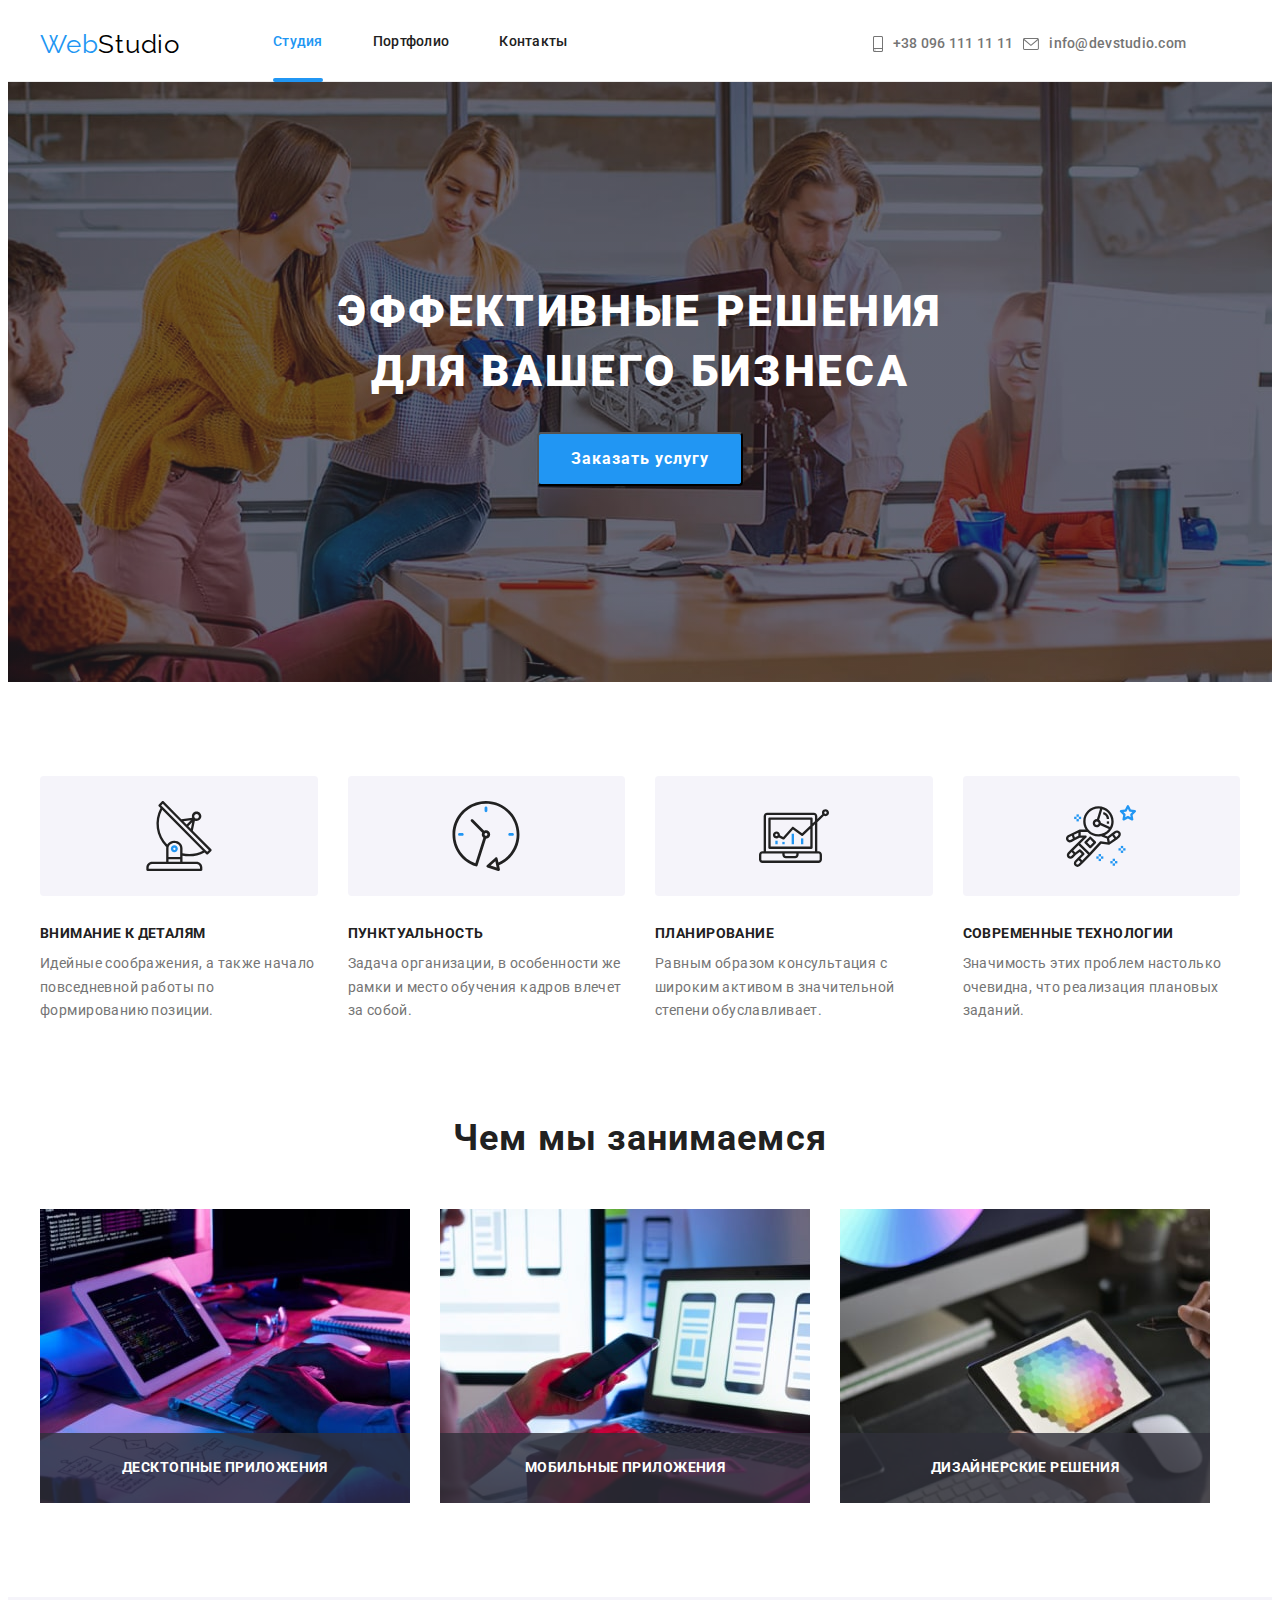
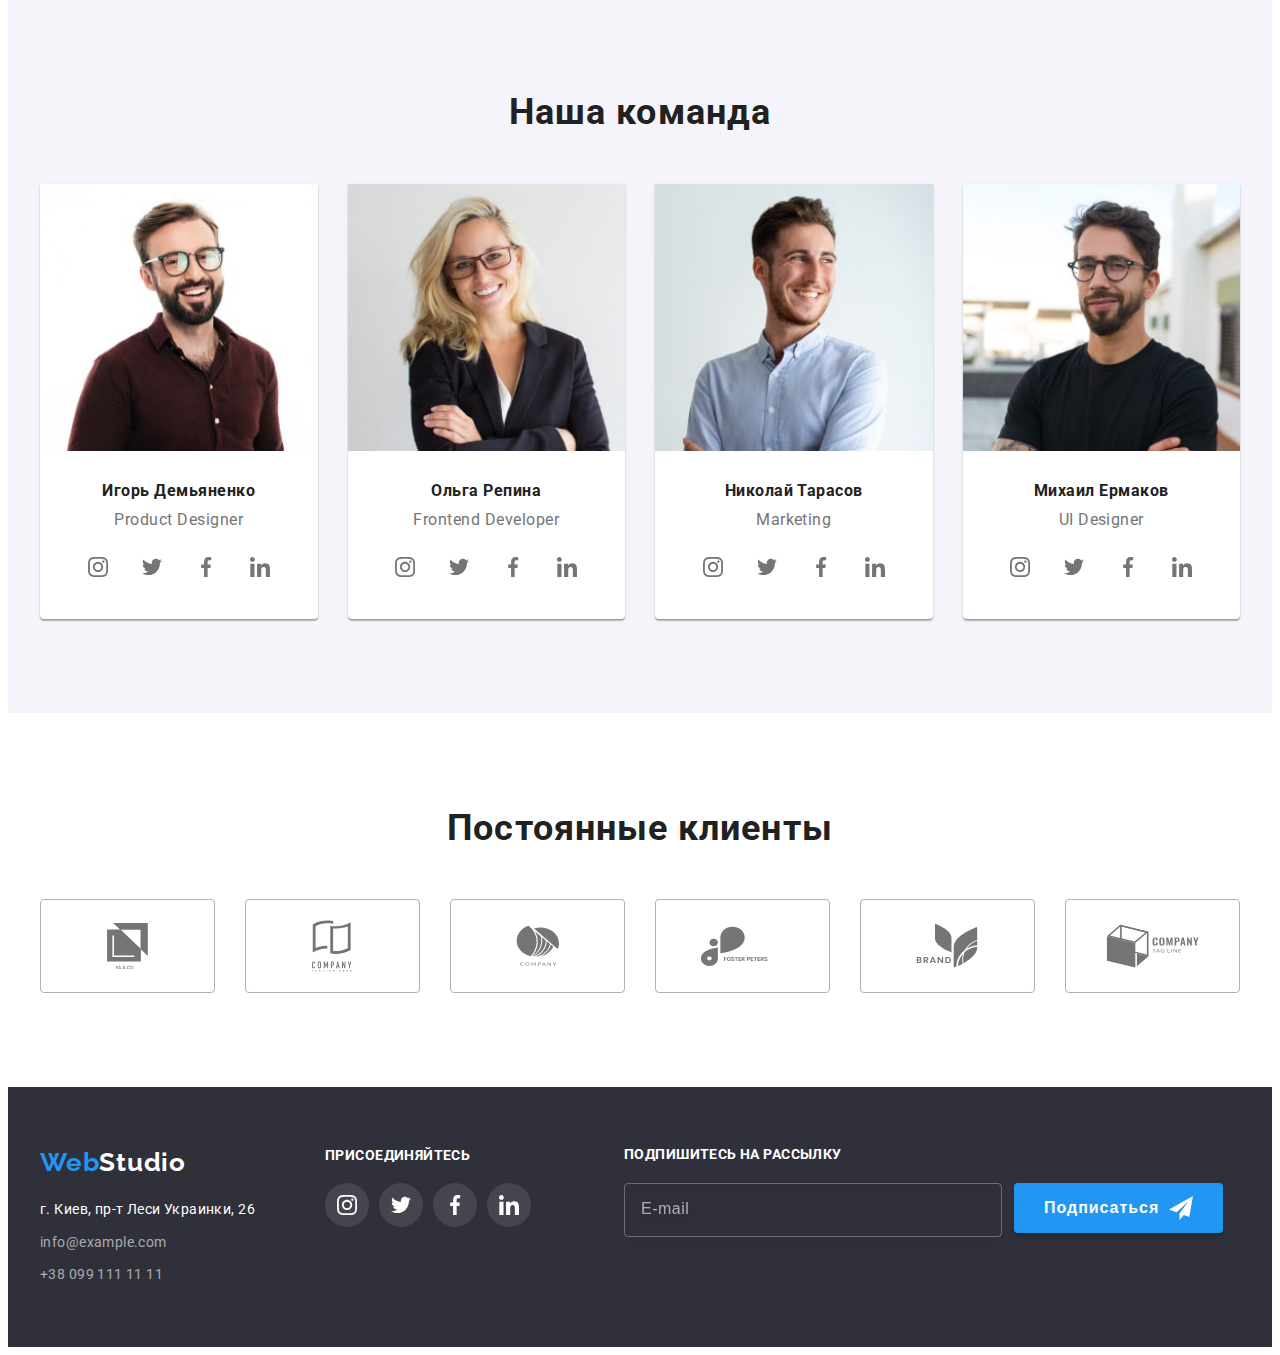
<file: index.html>
<!DOCTYPE html>
<html lang="ru">

<head>
    <meta charset="UTF-8">
    <meta http-equiv="X-UA-Compatible" content="IE=edge">
    <meta name="viewport" content="width=device-width, initial-scale=1.0">
    <title>goit-markup-hw-08</title>
    <link rel="preconnect" href="https://fonts.googleapis.com">
    <link rel="preconnect" href="https://fonts.gstatic.com" crossorigin>
    <link
        href="https://fonts.googleapis.com/css2?family=Raleway:wght@700&family=Roboto:wght@400;500;700;900&display=swap"
        rel="stylesheet">
    <link rel="stylesheet" href="https://cdnjs.cloudflare.com/ajax/libs/modern-normalize/1.1.0/modern-normalize.min.css"
        integrity="sha512-wpPYUAdjBVSE4KJnH1VR1HeZfpl1ub8YT/NKx4PuQ5NmX2tKuGu6U/JRp5y+Y8XG2tV+wKQpNHVUX03MfMFn9Q=="
        crossorigin="anonymous" referrerpolicy="no-referrer" />
    <link rel="stylesheet" href="./styles/styles.css">
    <link rel="stylesheet" href="./css/main.min.css">
</head>

<body class="page">
    <!--------------------HEADER------------------->
    <header>
        <div class="header container">
    <!--------------------LOGO-------------------->
    <a href="./index.html" lang="en" class="logo">Web<span class="logo__color">Studio</span></a>
      <!------------------MENU BUTTON------------------->
    <button type="button" class="menu-button"
    data-menu-button>
    <svg 
    width="40px" 
    height="40px" 
    aria-label="Переключатель мобильного меню"
    aria-expanded="false">
        <use class="menu-button__icon-open" href="./images/imgs/sprite.svg#icon-menu_open"></use>
        <use class="menu-button__icon-close" href="./images/imgs/sprite.svg#icon-menu_close"></use>
    </svg>
    </button>
    <!--------------------MENU--------------------->
    <div class="menu" data-menu>
        <!-------------------SITE NAV --------------------->
        <nav>
            <ul class="nav">
                <li class="nav__item"><a href="./index.html" class="nav__link current">Студия</a></li>
                <li class="nav__item"><a href="./portfolio.html">Портфолио</a></li>
                <li class="nav__item"><a href="#contacts">Контакты</a></li>
            </ul>
        </nav>
        <!-- -----------------CONTACTS ---------------->
    <div class="contacts-and-social">
        <ul class="contacts">
            <li class="contacts__list"><a class="contacts__link contacts__phone" href="tel:+380961111111">
                    <svg class="contacts__icon" width="10px" height="16px">
                        <use href="./images/imgs/sprite.svg#icon-smartphone"></use>
                    </svg> +38 096 111 11 11</a></li>
            <li class="contacts__list"><a class="contacts__link contacts__mail" href="mailto:info@devstudio.com">
                    <svg class="contacts__icon" width="16px" height="12px">
                        <use href="./images/imgs/sprite.svg#icon-envelope"></use>
                    </svg>info@devstudio.com</a></li>            
        </ul>
        <!---------------- MENU SOCIAL ------------->
        <ul class="menu-social">
            <li class="menu-social__list"><a class="menu-social__link" href="https://www.instagram.com/">Instagram</a></li>
            <li class="menu-social__list"><a class="menu-social__link" href="https://twitter.com/">Twitter</a></li>
            <li class="menu-social__list"><a class="menu-social__link" href="https://facebook.com/">Facebook</a></li>
            <li class="menu-social__list"><a class="menu-social__link" href="https://www.linkedin.com/">LinkedIn</a></li>
        </ul>
    </div>
    </div>  
        </div>
    </header>
    <main>
        <!-------------------EFFECTIVE------------------->
        <section class="effect">
            <div class="container">
                <h1 class="effect__title">Эффективные решения<br />для вашего бизнеса</h1>
                <button type="button" class="effect__button" data-modal-open>Заказать услугу</button>
            </div>
        </section>
       <!---------------------PRINCIPLES ------------------->
        <section class="principles">
            <div class="container">
                <h2 class="principles__title visually-hidden">Принципы нашей рабочей стратегии</h2>
                <ul class="principle__title">
                    <li class="principle__list antenna">
                        <h3 class="principle__item">Внимание к деталям</h3>
                        <p class="principle__name">Идейные соображения, а также начало повседневной работы по
                            формированию позиции.</p>
                    </li>
                    <li class="principle__list clock">
                        <h3 class="principle__item">Пунктуальность</h3>
                        <p class="principle__name">Задача организации, в особенности же рамки и место обучения кадров
                            влечет за собой.</p>
                    </li>
                    <li class="principle__list diagram">
                        <h3 class="principle__item">Планирование</h3>
                        <p class="principle__name">Равным образом консультация с широким активом в значительной степени
                            обуславливает.</p>
                    </li>
                    <li class="principle__list astronaut">
                        <h3 class="principle__item">Современные технологии</h3>
                        <p class="principle__name">Значимость этих проблем настолько очевидна, что реализация плановых
                            заданий.</p>
                    </li>
                </ul>
            </div>
        </section>
        <!-- ------------ACTIVITY-------------- -->
        <section class="activity">
            <div class="container">
                <h2 class="activity__title">Чем мы занимаемся</h2>
                <ul class="activ">
                    <li class="activ__photo">
                        <picture>                            
                            <source srcset="./images/activity-imgs/activity1-1x.jpg 1x,
                                            ./images/activity-imgs/activity1-2x.jpg 2x" 
                                            media="(min-width: 1200px)">
                            <img src="./images/activity-imgs/img1.jpg" alt="Программирование" width="370" height="294">
                        </picture>                        
                        <h3 class="activ__block">Десктопные приложения</h3>
                    </li>
                    <li class="activ__photo">
                        <picture>
                            <source srcset="./images/activity-imgs/activity2-1x.jpg 1x,
                                            ./images/activity-imgs/activity2-2x.jpg 2x"
                                            media="(min-width: 1200px)">
                            <img src="./images/activity-imgs/img2.jpg" alt="Внешнее формление" width="370" height="294">
                        </picture>
                        <h3 class="activ__block">Мобильные приложения</h3>
                    </li>
                    <li class="activ__photo">
                        <picture>
                            <source srcset="./images/activity-imgs/activity3-1x.jpg 1x,
                                            ./images/activity-imgs/activity3-2x.jpg 2x" 
                                            media="(min-width: 1200px)">
                        <img src="./images/activity-imgs/img3.jpg" alt="Дизайн" width="370" height="294">
                        </picture>
                        <h3 class="activ__block">Дизайнерские решения</h3>
                    </li>
                </ul>
            </div>
        </section>
        <!-- ---------------OUR TEAM------------- -->
        <section class="team">
            <div class="container">
                <h2 class="team__title">Наша команда</h2>
                <ul class="members">
                    <li class="members__title">
                        <picture> 
                            <source
                            srcset="./images/team-imgs/team1-desk-x1.jpg 1x,
                                    ./images/team-imgs/team1-desk-x2.jpg 2x"
                                    media="(min-width: 1200px)">
                            <source 
                            srcset="./images/team-imgs/team1-tab-x1.jpg 1x,
                                    ./images/team-imgs/team1-tab-x2.jpg 2x" 
                                    media="(min-width: 768px)">
                            <source 
                            srcset="./images/team-imgs/team1-mob-x1.jpg 1x,
                                    ./images/team-imgs/team1-mob-x2.jpg 2x" 
                                    media="(min-width: 480px)">
                            <img src="./images/team-imgs/command1.jpg" alt="Игорь Демьяненко" width="270" height="260">
                        </picture>
                            <div class="members__description">
                            <h3 class="members__name">Игорь Демьяненко</h3>
                            <p lang="en" class="members__profession">Product Designer</p>
                            <ul class="network">
                                <li class="network__list">
                                    <a href="" class="network__link">
                                        <svg class="network__img" width="20px" height="20px">
                                            <use href="./images/imgs/sprite.svg#icon-instagram"></use>
                                        </svg>
                                    </a>
                                </li>
                                <li class="network__list">
                                    <a href="" class="network__link">
                                        <svg class="network__img" width="20px" height="20px">
                                            <use href="./images/imgs/sprite.svg#icon-twitter"></use>
                                        </svg>
                                    </a>
                                </li>
                                <li class="network__list">
                                    <a href="" class="network__link">
                                        <svg class="network__img" width="20px" height="20px">
                                            <use href="./images/imgs/sprite.svg#icon-facebook"></use>
                                        </svg>
                                    </a>
                                </li>
                                <li class="network__list">
                                    <a href="" class="network__link">
                                        <svg class="network__img" width="20px" height="20px">
                                            <use href="./images/imgs/sprite.svg#icon-linkedin"></use>
                                        </svg>
                                    </a>
                                </li>
                            </ul>
                        </div>
                    </li>
                    <li class="members__title">
                        <picture>
                            <source srcset="./images/team-imgs/team2-desk-x1.jpg 1x,
                                            ./images/team-imgs/team2-desk-x2.jpg 2x" 
                                            media="(min-width: 1200px)">
                            <source srcset="./images/team-imgs/team2-tab-x1.jpg 1x,
                                            ./images/team-imgs/team2-tab-x2.jpg 2x" 
                                            media="(min-width: 768px)">
                            <source srcset="./images/team-imgs/team2-mob-x1.jpg 1x,
                                            ./images/team-imgs/team2-mob-x2.jpg 2x" 
                                            media="(min-width: 480px)">
                            <img src="./images/team-imgs/command2.jpg" alt="Ольга Репина" width="270" height="260">
                        </picture>
                        <div class="members__description">
                            <h3 class="members__name">Ольга Репина</h3>
                            <p lang="en" class="members__profession">Frontend Developer</p>
                            <ul class="network">
                                <li class="network__list">
                                    <a class="network__link" href="">
                                        <svg class="network__img" width="20px" height="20px">
                                            <use href="./images/imgs/sprite.svg#icon-instagram"></use>
                                        </svg>
                                    </a>
                                </li>
                                <li class="network__list">
                                    <a class="network__link" href="">
                                        <svg class="network__img" width="20px" height="20px">
                                            <use href="./images/imgs/sprite.svg#icon-twitter"></use>
                                        </svg>
                                    </a>
                                </li>
                                <li class="network__list">
                                    <a class="network__link" href="">
                                        <svg class="network__img" width="20px" height="20px">
                                            <use href="./images/imgs/sprite.svg#icon-facebook"></use>
                                        </svg>
                                    </a>
                                </li>
                                <li class="network__list">
                                    <a class="network__link" href="">
                                        <svg class="network__img" width="20px" height="20px">
                                            <use href="./images/imgs/sprite.svg#icon-linkedin"></use>
                                        </svg>
                                    </a>
                                </li>
                            </ul>
                        </div>
                    </li>
                    <li class="members__title">
                        <picture>
                            <source srcset="./images/team-imgs/team3-desk-x1.jpg 1x,
                                            ./images/team-imgs/team3-desk-x2.jpg 2x" 
                                            media="(min-width: 1200px)">
                            <source srcset="./images/team-imgs/team3-tab-x1.jpg 1x,
                                            ./images/team-imgs/team3-tab-x2.jpg 2x" 
                                            media="(min-width: 768px)">
                            <source srcset="./images/team-imgs/team3-mob-x1.jpg 1x,
                                            ./images/team-imgs/team3-mob-x2.jpg 2x" 
                                            media="(min-width: 480px)">
                            <img src="./images/team-imgs/command3.jpg" alt="Николай Тарасов" width="270" height="260">
                        </picture>                        
                        <div class="members__description">
                            <h3 class="members__name">Николай Тарасов</h3>
                            <p lang="en" class="members__profession">Marketing</p>
                            <ul class="network">
                                <li class="network__list">
                                    <a class="network__link" href="">
                                        <svg class="network__img" width="20px" height="20px">
                                            <use href="./images/imgs/sprite.svg#icon-instagram"></use>
                                        </svg>
                                    </a>
                                </li>
                                <li class="network__list">
                                    <a class="network__link" href="">
                                        <svg class="network__img" width="20px" height="20px">
                                            <use href="./images/imgs/sprite.svg#icon-twitter"></use>
                                        </svg>
                                    </a>
                                </li>
                                <li class="network__list">
                                    <a class="network__link" href="">
                                        <svg class="network__img" width="20px" height="20px">
                                            <use href="./images/imgs/sprite.svg#icon-facebook"></use>
                                        </svg>
                                    </a>
                                </li>
                                <li class="network__list">
                                    <a class="network__link" href="">
                                        <svg class="network__img" width="20px" height="20px">
                                            <use href="./images/imgs/sprite.svg#icon-linkedin"></use>
                                        </svg>
                                    </a>
                                </li>
                            </ul>
                        </div>
                    </li>
                    <li class="members__title">
                        <picture>
                            <source srcset="./images/team-imgs/team4-desk-x1.jpg 1x,
                                            ./images/team-imgs/team4-desk-x2.jpg 2x" 
                                            media="(min-width: 1200px)">
                            <source srcset="./images/team-imgs/team4-tab-x1.jpg 1x,
                                            ./images/team-imgs/team4-tab-x2.jpg 2x" 
                                            media="(min-width: 768px)">
                            <source srcset="./images/team-imgs/team4-mob-x1.jpg 1x,
                                            ./images/team-imgs/team4-mob-x2.jpg 2x" 
                                            media="(min-width: 480px)">
                            <img src="./images/team-imgs/command4.jpg" alt="Михаил Ермаков" width="270" height="260">
                        </picture>                        
                        <div class="members__description">
                            <h3 class="members__name">Михаил Ермаков</h3>
                            <p lang="en" class="members__profession">UI Designer</p>
                            <ul class="network">
                                <li class="network__list">
                                    <a class="network__link" href="">
                                        <svg class="network__img" width="20px" height="20px">
                                            <use href="./images/imgs/sprite.svg#icon-instagram"></use>
                                        </svg>
                                    </a>
                                </li>
                                <li class="network__list">
                                    <a class="network__link" href="">
                                        <svg class="network__img" width="20px" height="20px">
                                            <use href="./images/imgs/sprite.svg#icon-twitter"></use>
                                        </svg>
                                    </a>
                                </li>
                                <li class="network__list">
                                    <a class="network__link" href="">
                                        <svg class="network__img" width="20px" height="20px">
                                            <use href="./images/imgs/sprite.svg#icon-facebook"></use>
                                        </svg>
                                    </a>
                                </li>
                                <li class="network__list">
                                    <a class="network__link" href="">
                                        <svg class="network__img" width="20px" height="20px">
                                            <use href="./images/imgs/sprite.svg#icon-linkedin"></use>
                                        </svg>
                                    </a>
                                </li>
                            </ul>
                        </div>
                    </li>
                </ul>
            </div>
        </section>
    </main>
    <!------------REGULAR CUSTOMERS------------->
    <section class="customers">
        <div class="container">
            <h2 class="customers__title">Постоянные клиенты</h2>
            <ul class="customers__list">
                <li class="customers__item"><a href="" class="customers__link">
                        <svg class="customers__img" width="41" height="46.7">
                            <use href="./images/imgs/sprite.svg#icon-group1"></use>
                        </svg>
                    </a></li>
                <li class="customers__item"><a href="" class="customers__link">
                        <svg class="customers__img" width="40" height="52">
                            <use href="./images/imgs/sprite.svg#icon-group2"></use>
                        </svg>
                    </a></li>
                <li class="customers__item"><a href="" class="customers__link">
                        <svg class="customers__img" width="43.46" height="41.18">
                            <use href="./images/imgs/sprite.svg#icon-group3"></use>
                        </svg>
                    </a></li>
                <li class="customers__item"><a href="" class="customers__link">
                        <svg class="customers__img" width="84.44" height="40.62">
                            <use href="./images/imgs/sprite.svg#icon-group4"></use>
                        </svg>
                    </a></li>
                <li class="customers__item"><a href="" class="customers__link">
                        <svg class="customers__img" width="62.54" height="45.43">
                            <use href="./images/imgs/sprite.svg#icon-group5"></use>
                        </svg>
                    </a></li>
                <li class="customers__item"><a href="" class="customers__link">
                        <svg class="customers__img" width="93.79" height="43.93">
                            <use href="./images/imgs/sprite.svg#icon-group6"></use>
                        </svg>
                    </a></li>
            </ul>
        </div>
    </section>
    <!-----------------FOOTER------------------->
    <footer class="footer">
        <div class="container footer__box">
            <div class="footer__logo-net-box">
            <div class="logo-contact">
                <a href="./index.html" lang="en" class="logo-footer">Web<span
                        class="logo-footer__color">Studio</span></a>
                        <address id="contacts">
                    <ul class="footer-contact">
                        <li class="footer-contact__list"><a href="https://goo.gl/maps/5NBiRJ6fufDWpeWJ9" target="_blank"
                                rel="noopener nofollow noreferrer" class="footer-contact__adress">г. Киев, пр-т Леси Украинки, 26
                            </a></li>
                        <li class="footer-contact__list"><a href="mailto:info@example.com" class="footer-contact__email">info@example.com</a></li>
                        <li class="footer-contact__list"><a href="tel:+380991111111" class="footer-contact__tel">+38 099 111 11 11</a></li>
                    </ul>
                </address>
            </div>
            <!-----------FOOTER NETWORK ПРИСОЕДИНЯЙТЕСЬ-------->
            <div class="footer-net">
                <p class="footer-net__title">Присоединяйтесь</p>
                <ul class="footer-net__list">
                    <li class="footer-net__item">
                        <a class="footer-net__link" href="">
                            <svg class="footer-net__img" width="20" height="20">
                                <use href="./images/imgs/sprite.svg#icon-instagram"></use>
                            </svg>
                        </a>
                    </li>
                    <li class="footer-net__item">
                        <a class="footer-net__link" href="">
                            <svg class="footer-net__img" width="20" height="20">
                                <use href="./images/imgs/sprite.svg#icon-twitter"></use>
                            </svg>
                        </a>
                    </li>
                    <li class="footer-net__item">
                        <a class="footer-net__link" href="">
                            <svg class="footer-net__img" width="20" height="20">
                                <use href="./images/imgs/sprite.svg#icon-facebook"></use>
                            </svg>
                        </a>
                    </li>
                    <li class="footer-net__item">
                        <a class="footer-net__link" href="">
                            <svg class="footer-net__img" width="20" height="20">
                                <use href="./images/imgs/sprite.svg#icon-linkedin"></use>
                            </svg>
                        </a>
                    </li>
                </ul>
            </div>
            </div>
            <!-----------------FOOTER Subscribe подписка----------------------->
            <form>
                <div class="subscribe">
                    <label for="user-mail" class="subscribe__label">Подпишитесь на рассылку</label>
                    <div class="subscribe__input-and-button">
                    <input type="email" class="subscribe__input" name="user-mail" id="user-mail"
                        placeholder="E-mail" required>
                    <button type="submit" class="subscribe__btn">Подписаться
                        <svg class="subscribe__svg" width="24" height="24">
                            <use href="./images/imgs/sprite.svg#icon-icon-send"></use>
                        </svg>
                    </button>
                    </div>
                </div>
            </form>
        </div>
    </footer>
    <!------------------MODAL-------------------->
    <div class="backdrop is-hidden" data-modal>
        <div class="modal">
            <button type="button" class="modal__close" data-modal-close>
                <svg class="modal__close-svg" width="11" height="11">
                    <use href="./images/imgs/sprite.svg#icon-close"></use>
                </svg>
            </button>
            <p class="modal__title">Оставьте свои данные, мы вам перезвоним</p>
            <form>
                <div class="modal__field">
                    <label for="user-name" class="modal__lable">Имя</label>
                    <div class="modal__input-box"><input type="text" class="modal__input" id="user-name" name="user-name"
                            minlength="3">
                        <svg class="modal__icon" width="18px" height="18px">
                            <use href="./images/imgs/sprite.svg#icon-person-black"></use>
                        </svg>
                    </div>
                </div>
                <div class="modal__field">
                    <label for="user-tel" class="modal__lable">Телефон</label>
                    <div class="modal__input-box"><input type="tel" class="modal__input" id="user-tel" name="user-tel" required
                            minlength="10" maxlength="13">
                        <svg class="modal__icon" width="18px" height="18px">
                            <use href="./images/imgs/sprite.svg#icon-phone-black"></use>
                        </svg>
                    </div>
                </div>
                <div class="modal__field">
                    <label for="user-email" class="modal__lable">Почта</label>
                    <div class="modal__input-box"><input type="email" class="modal__input" id="user-email" name="user-email">
                        <svg class="modal__icon" width="18px" height="18px">
                            <use href="./images/imgs/sprite.svg#icon-email-black"></use>
                        </svg>
                    </div>
                </div>
                <div class="modal__coment-field">
                    <label for="modal-coment-id" class="modal__coment-label">Комментарий</label>
                    <textarea name="modal-coment-id" class="modal__coment" id="modal-coment-id"
                        placeholder="Введите текст"></textarea>
                </div>
                <div class="modal__сheckbox">
                    <fieldset class="modal__checkpoint-fieldset">
                        <legend class="modal__legend">checkbox</legend>
                        <input type="checkbox" id="agree" name="agree" class="modal__checkpoint visually-hidden"
                            required>
                        <label for="agree"><span class="modal__checkpoint-label">Соглашаюсь с рассылкой и принимаю<a class="modal__checkpoint-label-link" href="">Условия договора</a></span></label>
                    </fieldset>
                </div>
                <button type="submit" class="modal__submit-btn">Отправить</button>
            </form>
        </div>
    </div>
    <script src="./js/menu.js"></script>
    <script src="./js/modal.js"></script>
</body>
</html>
</file>
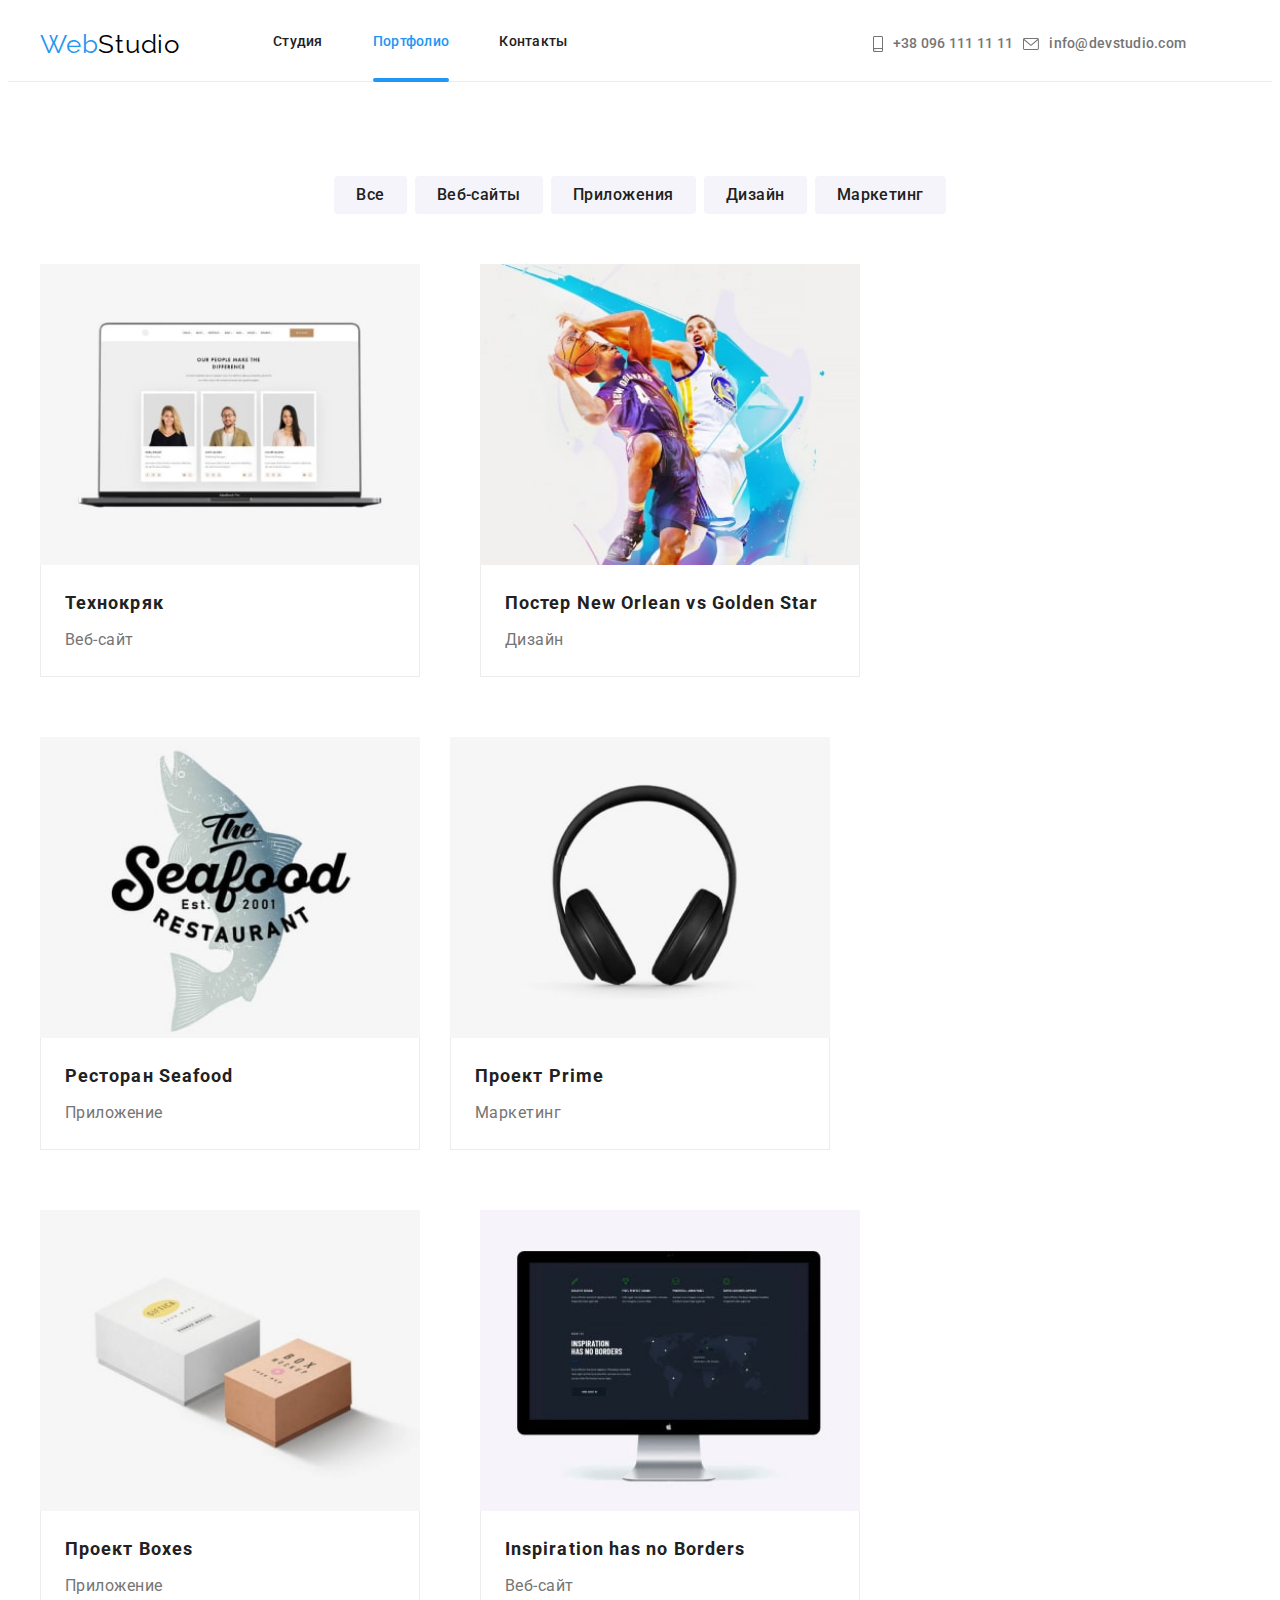
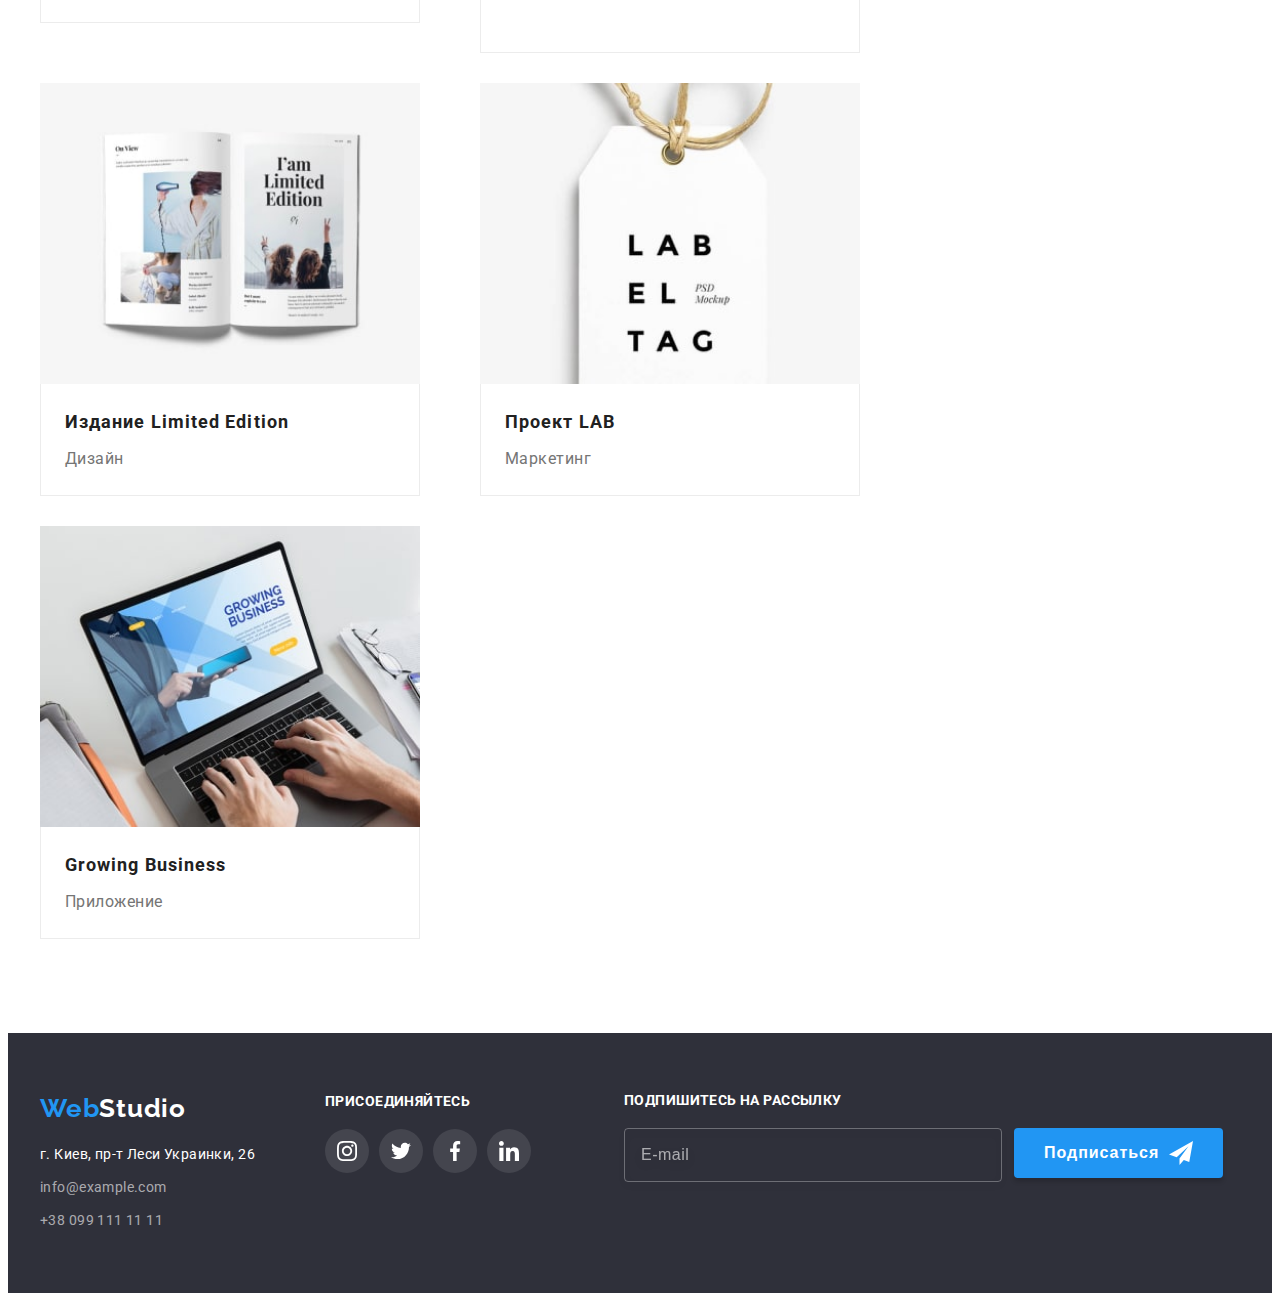
<file: portfolio.html>
<!DOCTYPE html>
<html lang="ru">
<head>
    <meta charset="UTF-8">
    <meta http-equiv="X-UA-Compatible" content="IE=edge">
    <meta name="viewport" content="width=device-width, initial-scale=1.0">
    <title>goit-markup-hw-08</title>
    <link rel="preconnect" href="https://fonts.googleapis.com">
    <link rel="preconnect" href="https://fonts.gstatic.com" crossorigin>
    <link
        href="https://fonts.googleapis.com/css2?family=Raleway:wght@700&family=Roboto:wght@400;500;700;900&display=swap"
        rel="stylesheet">
    <link rel="stylesheet" href="https://cdnjs.cloudflare.com/ajax/libs/modern-normalize/1.1.0/modern-normalize.min.css"
        integrity="sha512-wpPYUAdjBVSE4KJnH1VR1HeZfpl1ub8YT/NKx4PuQ5NmX2tKuGu6U/JRp5y+Y8XG2tV+wKQpNHVUX03MfMFn9Q=="
        crossorigin="anonymous" referrerpolicy="no-referrer" />
    <link rel="stylesheet" href="./styles/styles.css">
    <link rel="stylesheet" href="./css/main.min.css">
</head>

<body class="page">
    <!--------------------HEADER------------------->
    <header>
        <div class="header container">
            <!--------------------LOGO-------------------->
            <a href="./index.html" lang="en" class="logo">Web<span class="logo__color">Studio</span></a>
            <!------------------MENU BUTTON------------------->
            <button type="button" class="menu-button" data-menu-button>
                <svg width="40px" height="40px" aria-label="Переключатель мобильного меню" aria-expanded="false">
                    <use class="menu-button__icon-open" href="./images/imgs/sprite.svg#icon-menu_open"></use>
                    <use class="menu-button__icon-close" href="./images/imgs/sprite.svg#icon-menu_close"></use>
                </svg>
            </button>
            <!--------------------MENU--------------------->
            <div class="menu" data-menu>
            <!-------------------SITE NAV --------------------->
                <nav>
                    <ul class="nav">
                        <li class="nav__item"><a href="./index.html">Студия</a></li>
                        <li class="nav__item"><a href="./portfolio.html" class="nav__link current">Портфолио</a></li>
                        <li class="nav__item"><a href="#contacts">Контакты</a></li>
                    </ul>
                </nav>
                <!-- -----------------CONTACTS ---------------->
                <div class="contacts-and-social">
                    <ul class="contacts">
                        <li class="contacts__list"><a class="contacts__link contacts__phone" href="tel:+380961111111">
                                <svg class="contacts__icon" width="10px" height="16px">
                                    <use href="./images/imgs/sprite.svg#icon-smartphone"></use>
                                </svg> +38 096 111 11 11</a></li>
                        <li class="contacts__list"><a class="contacts__link contacts__mail"
                                href="mailto:info@devstudio.com">
                                <svg class="contacts__icon" width="16px" height="12px">
                                    <use href="./images/imgs/sprite.svg#icon-envelope"></use>
                                </svg>info@devstudio.com</a></li>
                    </ul>
                    <!---------------- MENU SOCIAL ------------->
                    <ul class="menu-social">
                        <li class="menu-social__list"><a class="menu-social__link"
                                href="https://www.instagram.com/">Instagram</a></li>
                        <li class="menu-social__list"><a class="menu-social__link"
                                href="https://twitter.com/">Twitter</a></li>
                        <li class="menu-social__list"><a class="menu-social__link"
                                href="https://facebook.com/">Facebook</a></li>
                        <li class="menu-social__list"><a class="menu-social__link"
                                href="https://www.linkedin.com/">LinkedIn</a></li>
                    </ul>
                </div>
            </div>
        </div>
    </header>
    <main>
    <!----------------------- PROGECTS BUTTONS ------------->
    <section class="progects">
        <div class="container">
    <h1 class="progects__title">Проекты</h1>
<ul class="progects__buttons">
    <li class="progects__filter"><button type="button" class="progects__btn">Все</button></li>
    <li class="progects__filter"><button type="button" class="progects__btn">Веб-сайты</button></li>
    <li class="progects__filter"><button type="button" class="progects__btn">Приложения</button></li>
    <li class="progects__filter"><button type="button" class="progects__btn">Дизайн</button></li>
    <li class="progects__filter"><button type="button" class="progects__btn">Маркетинг</button></li>
</ul>

<!-------------------- PROGECTS CARDS ------------->
<ul class="cards">
    <li class="card">
        <a class="card__link" href="">
        <div class="card__block">
            <picture>
                <source srcset="./images/progects-imgs/progect1-desk-x1.jpg 1x,
                                ./images/progects-imgs/progect1-desk-x2.jpg 2x"
                                media="(min-width: 1200px)">
                <source srcset="./images/progects-imgs/progect1-tab-x1.jpg 1x,
                                ./images/progects-imgs/progect1-tab-x2.jpg 2x" 
                                media="(min-width: 768px)">
                <source srcset="./images/progects-imgs/progect1-mob-x1.jpg 1x,
                                ./images/progects-imgs/progect1-mob-x2.jpg 2x" 
                                media="(min-width: 480px)">
                <img src="./images/progects-imgs/1-technokryak.jpg" alt="Технокряк" width="370" height="294" class="card__image">
            </picture>        
        <p class="card__overlay">Ресурс предлагает комплексные предложения с разным уровнем функционала и сервисов. Все это
            позволит посетителю получить
            исчерпывающие сведения о компании или частном лице.</p>
        </div>        
        <div class="card__three-sides-border">
        <h2 class="card__title">Технокряк</h2>
        <p class="card__list">Веб-сайт</p> 
        </div>
        </a>
    </li>
    <li class="card">
        <a class="card__link" href="">
            <div class="card__block">
                <picture>
                <source srcset="./images/progects-imgs/progect2-desk-x1.jpg 1x,
                                ./images/progects-imgs/progect2-desk-x2.jpg 2x"
                                media="(min-width: 1200px)">
                <source srcset="./images/progects-imgs/progect2-tab-x1.jpg 1x,
                                ./images/progects-imgs/progect2-tab-x2.jpg 2x" 
                                media="(min-width: 768px)">
                <source srcset="./images/progects-imgs/progect2-mob-x1.jpg 1x,
                                ./images/progects-imgs/progect2-mob-x2.jpg 2x" 
                                media="(min-width: 480px)">
                <img src="./images/progects-imgs/2-new-orlean-vs-golden-star.jpg" alt="new-orlean-vs-golden-star" width="370"
                    height="294" class="card__image">
            </picture>   
                <p class="card__overlay">Lorem, ipsum dolor sit amet consectetur adipisicing elit. Fugit cumque ipsa, dolore sit architecto dignissimos sint? Delectus, voluptatum. Incidunt dicta maxime ea tenetur tempora animi, libero deleniti obcaecati labore beatae.</p>
            </div>
            <div class="card__three-sides-border">
        <h2 class="card__title">Постер New Orlean vs Golden Star</h2>
        <p class="card__list">Дизайн</p> 
        </div>
        </a>
    </li>
    <li class="card">
        <a class="card__link" href="">
            <div class="card__block">
                <picture>
                <source srcset="./images/progects-imgs/progect3-desk-x1.jpg 1x,
                                ./images/progects-imgs/progect3-desk-x2.jpg 2x"
                                media="(min-width: 1200px)">
                <source srcset="./images/progects-imgs/progect3-tab-x1.jpg 1x,
                                ./images/progects-imgs/progect3-tab-x2.jpg 2x" 
                                media="(min-width: 768px)">
                <source srcset="./images/progects-imgs/progect3-mob-x1.jpg 1x,
                                ./images/progects-imgs/progect3-mob-x2.jpg 2x" 
                                media="(min-width: 480px)">
                <img src="./images/progects-imgs/3-seafood.jpg" alt="seafood" width="370" height="294" class="card__image">
            </picture>              
            <p class="card__overlay">Lorem, ipsum dolor sit amet consectetur adipisicing elit. Fugit cumque ipsa, dolore sit architecto dignissimos sint? Delectus, voluptatum. Incidunt dicta maxime ea tenetur tempora animi, libero deleniti obcaecati labore beatae.</p>
            </div>
            <div class="card__three-sides-border">
        <h2 class="card__title">Ресторан Seafood</h2>
        <p class="card__list">Приложение</p>  
        </div>
        </a>
    </li>
    <li class="card">
        <a class="card__link" href="">
            <div class="card__block">
                <picture>
                <source srcset="./images/progects-imgs/progect4-desk-x1.jpg 1x,
                                ./images/progects-imgs/progect4-desk-x2.jpg 2x"
                                media="(min-width: 1200px)">
                <source srcset="./images/progects-imgs/progect4-tab-x1.jpg 1x,
                                ./images/progects-imgs/progect4-tab-x2.jpg 2x" 
                                media="(min-width: 768px)">
                <source srcset="./images/progects-imgs/progect4-mob-x1.jpg 1x,
                                ./images/progects-imgs/progect4-mob-x2.jpg 2x" 
                                media="(min-width: 480px)">
                <img src="./images/progects-imgs/4-prime.jpg" alt="prime" width="370" height="294" class="card__image">
            </picture>            
            <p class="card__overlay">Lorem, ipsum dolor sit amet consectetur adipisicing elit. Fugit cumque ipsa, dolore sit architecto dignissimos sint? Delectus, voluptatum. Incidunt dicta maxime ea tenetur tempora animi, libero deleniti obcaecati labore beatae.</p>
            </div>
            <div class="card__three-sides-border">
        <h2 class="card__title">Проект Prime</h2>
        <p class="card__list">Маркетинг</p> 
        </div>
        </a>
    </li>
    <li class="card">
        <a class="card__link" href="">
            <div class="card__block">
                <picture>
                <source srcset="./images/progects-imgs/progect5-desk-x1.jpg 1x,
                                ./images/progects-imgs/progect5-desk-x2.jpg 2x"
                                media="(min-width: 1200px)">
                <source srcset="./images/progects-imgs/progect5-tab-x1.jpg 1x,
                                ./images/progects-imgs/progect5-tab-x2.jpg 2x" 
                                media="(min-width: 768px)">
                <source srcset="./images/progects-imgs/progect5-mob-x1.jpg 1x,
                                ./images/progects-imgs/progect5-mob-x2.jpg 2x" 
                                media="(min-width: 480px)">
                <img src="./images/progects-imgs/5-boxes.jpg" alt="boxes" width="370" height="294" class="card__image">
            </picture>            
            <p class="card__overlay">Lorem, ipsum dolor sit amet consectetur adipisicing elit. Fugit cumque ipsa, dolore sit architecto dignissimos sint? Delectus, voluptatum. Incidunt dicta maxime ea tenetur tempora animi, libero deleniti obcaecati labore beatae.</p>
            </div>
            <div class="card__three-sides-border">
        <h2 class="card__title">Проект Boxes</h2>
        <p class="card__list">Приложение</p>  
        </div>
        </a>
    </li>
    <li class="card">
        <a class="card__link" href="">
            <div class="card__block">
                <picture>
                <source srcset="./images/progects-imgs/progect6-desk-x1.jpg 1x,
                                ./images/progects-imgs/progect6-desk-x2.jpg 2x"
                                media="(min-width: 1200px)">
                <source srcset="./images/progects-imgs/progect6-tab-x1.jpg 1x,
                                ./images/progects-imgs/progect6-tab-x2.jpg 2x" 
                                media="(min-width: 768px)">
                <source srcset="./images/progects-imgs/progect6-mob-x1.jpg 1x,
                                ./images/progects-imgs/progect6-mob-x2.jpg 2x" 
                                media="(min-width: 480px)">
                <img src="./images/progects-imgs/6-inspiration-has-no-borders.jpg" alt="inspiration-has-no-borders" width="370"
                    height="294" class="card__image">
            </picture>             
                <p class="card__overlay">Lorem, ipsum dolor sit amet consectetur adipisicing elit. Fugit cumque ipsa, dolore sit architecto dignissimos sint? Delectus, voluptatum. Incidunt dicta maxime ea tenetur tempora animi, libero deleniti obcaecati labore beatae.</p>
            </div>
            <div class="card__three-sides-border">
        <h2 class="card__title">Inspiration has no Borders</h2>
        <p class="card__list">Веб-сайт</p> 
        </div>
        </a>
    </li>
    <li class="card">
        <a class="card__link" href="">
            <div class="card__block">
                <picture>
                <source srcset="./images/progects-imgs/progect7-desk-x1.jpg 1x,
                                ./images/progects-imgs/progect7-desk-x2.jpg 2x"
                                media="(min-width: 1200px)">
                <source srcset="./images/progects-imgs/progect7-tab-x1.jpg 1x,
                                ./images/progects-imgs/progect7-tab-x2.jpg 2x" 
                                media="(min-width: 768px)">
                <source srcset="./images/progects-imgs/progect7-mob-x1.jpg 1x,
                                ./images/progects-imgs/progect7-mob-x2.jpg 2x" 
                                media="(min-width: 480px)">
                <img src="./images/progects-imgs/7-limited-edition.jpg" alt="limited-edition" width="370" height="294"
                    class="card__image">
            </picture>             
                <p class="card__overlay">Lorem, ipsum dolor sit amet consectetur adipisicing elit. Fugit cumque ipsa, dolore sit architecto dignissimos sint? Delectus, voluptatum. Incidunt dicta maxime ea tenetur tempora animi, libero deleniti obcaecati labore beatae.</p>
            </div>
            <div class="card__three-sides-border">
        <h2 class="card__title">Издание Limited Edition</h2>
        <p class="card__list">Дизайн</p>
        </div>
        </a>
        </li>
    <li class="card">
        <a class="card__link" href="">
            <div class="card__block">
                <picture>
                <source srcset="./images/progects-imgs/progect8-desk-x1.jpg 1x,
                                ./images/progects-imgs/progect8-desk-x2.jpg 2x"
                                media="(min-width: 1200px)">
                <source srcset="./images/progects-imgs/progect8-tab-x1.jpg 1x,
                                ./images/progects-imgs/progect8-tab-x2.jpg 2x" 
                                media="(min-width: 768px)">
                <source srcset="./images/progects-imgs/progect8-mob-x1.jpg 1x,
                                ./images/progects-imgs/progect8-mob-x2.jpg 2x" 
                                media="(min-width: 480px)">
                <img src="./images/progects-imgs/8-lab.jpg" alt="lab" width="370" height="294" class="card__image">
            </picture>              
            <p class="card__overlay">Lorem, ipsum dolor sit amet consectetur adipisicing elit. Fugit cumque ipsa, dolore sit architecto dignissimos sint? Delectus, voluptatum. Incidunt dicta maxime ea tenetur tempora animi, libero deleniti obcaecati labore beatae.</p>
            </div>
            <div class="card__three-sides-border">
        <h2 class="card__title">Проект LAB</h2>
        <p class="card__list">Маркетинг</p>
        </div>
        </a>        
    </li>
    <li class="card">
        <a class="card__link" href="">
            <div class="card__block">
                <picture>
                <source srcset="./images/progects-imgs/progect9-desk-x1.jpg 1x,
                                ./images/progects-imgs/progect9-desk-x2.jpg 2x"
                                media="(min-width: 1200px)">
                <source srcset="./images/progects-imgs/progect9-tab-x1.jpg 1x,
                                ./images/progects-imgs/progect9-tab-x2.jpg 2x" 
                                media="(min-width: 768px)">
                <source srcset="./images/progects-imgs/progect9-mob-x1.jpg 1x,
                                ./images/progects-imgs/progect9-mob-x2.jpg 2x" 
                                media="(min-width: 480px)">
                <img src="./images/progects-imgs/9-growing-buisness.jpg" alt="growing-buisness" width="370" height="294"
                    class="card__image">
            </picture>             
                <p class="card__overlay">Lorem, ipsum dolor sit amet consectetur adipisicing elit. Fugit cumque ipsa, dolore sit architecto dignissimos sint? Delectus, voluptatum. Incidunt dicta maxime ea tenetur tempora animi, libero deleniti obcaecati labore beatae.</p>
            </div>       
        <div class="card__three-sides-border">
        <h2 class="card__title">Growing Business</h2>
        <p class="card__list">Приложение</p>    
        </div>
        </a>
    </li>
</ul>
</div>
</section>
</main>
<!----------------------FOOTER----------------------->
<footer class="footer">
    <div class="container footer__box">
        <div class="footer__logo-net-box">
            <div class="logo-contact">
                <a href="./index.html" lang="en" class="logo-footer">Web<span
                        class="logo-footer__color">Studio</span></a>
                <address id="contacts">
                    <ul class="footer-contact">
                        <li class="footer-contact__list"><a href="https://goo.gl/maps/5NBiRJ6fufDWpeWJ9" target="_blank"
                                rel="noopener nofollow noreferrer" class="footer-contact__adress">г. Киев, пр-т Леси
                                Украинки, 26
                            </a></li>
                        <li class="footer-contact__list"><a href="mailto:info@example.com"
                                class="footer-contact__email">info@example.com</a></li>
                        <li class="footer-contact__list"><a href="tel:+380991111111" class="footer-contact__tel">+38 099
                                111 11 11</a></li>
                    </ul>
                </address>
            </div>
            <!-----------FOOTER NETWORK ПРИСОЕДИНЯЙТЕСЬ-------->
            <div class="footer-net">
                <p class="footer-net__title">Присоединяйтесь</p>
                <ul class="footer-net__list">
                    <li class="footer-net__item">
                        <a class="footer-net__link" href="">
                            <svg class="footer-net__img" width="20" height="20">
                                <use href="./images/imgs/sprite.svg#icon-instagram"></use>
                            </svg>
                        </a>
                    </li>
                    <li class="footer-net__item">
                        <a class="footer-net__link" href="">
                            <svg class="footer-net__img" width="20" height="20">
                                <use href="./images/imgs/sprite.svg#icon-twitter"></use>
                            </svg>
                        </a>
                    </li>
                    <li class="footer-net__item">
                        <a class="footer-net__link" href="">
                            <svg class="footer-net__img" width="20" height="20">
                                <use href="./images/imgs/sprite.svg#icon-facebook"></use>
                            </svg>
                        </a>
                    </li>
                    <li class="footer-net__item">
                        <a class="footer-net__link" href="">
                            <svg class="footer-net__img" width="20" height="20">
                                <use href="./images/imgs/sprite.svg#icon-linkedin"></use>
                            </svg>
                        </a>
                    </li>
                </ul>
            </div>
        </div>
        <!-----------------FOOTER Subscribe подписка----------------------->
        <form>
            <div class="subscribe">
                <label for="user-mail" class="subscribe__label">Подпишитесь на рассылку</label>
                <div class="subscribe__input-and-button">
                    <input type="email" class="subscribe__input" name="user-mail" id="user-mail" placeholder="E-mail"
                        required>
                    <button type="submit" class="subscribe__btn">Подписаться
                        <svg class="subscribe__svg" width="24" height="24">
                            <use href="./images/imgs/sprite.svg#icon-icon-send"></use>
                        </svg>
                    </button>
                </div>
            </div>
        </form>
    </div>
</footer>
<script src="./js/menu.js"></script>
</body>
</html>
</file>
<file: styles/styles.css>
/* ---------------HEADER----------------- */

/* ---------------LOGO------------------ */

/* ----------------EFFECTIVE------------------- */

/* -----------------PRINCIPLES ---------------- */

/* --------------ACTIVITY-------------- */

/* ---------REGULAR CUSTOMERS-------- */

/* --------------FOOTER------------- */

/* ------------MODAL--------------------------- */

/* ------------PORTFOLIO (second page html)------------- */
/* ------------PROGECTS BUTTONS----------------- */

/* -----------PROGECTS CARDS------------ */

.cards {
    display: flex;
    flex-wrap: wrap;
    } 
.card {
    width: ((100%-60px) / 3);
    /* Формула для АВТОвирахування 
    рівномірного простору
    для карток */
    margin-right: 30px;
    margin-bottom: 30px;
    /* Формула для вирахування 
    рівномірного зазору між картками */
}
.card:nth-child(3n) {
    margin-right: 0;
    /* Формула: кожному третьому
    чайлду правий маржин 0 */
}
.card:nth-child(n + 6) {
    margin-bottom: 0;
    /* прибрали всім елементам після шостого MB */
}
.card__link {
    display: block;
    transition-property: box-shadow;
    transition-duration: 250ms;
    transition-timing-function: cubic-bezier(0.4, 0, 0.2, 1);
}
.card a:hover,
.card a:focus {
    box-shadow: 0px 1px 1px rgba(0, 0, 0, 0.12),
    0px 4px 4px rgba(0, 0, 0, 0.06),
    1px 4px 6px rgba(0, 0, 0, 0.16);
    cursor: pointer;
    /* Курсор і тіні при ховері і фокусі на картках */
    }
.card__block {
    position: relative;
    overflow-y: hidden;
}
.card__link:hover .card__overlay,
.card__link:focus .card__overlay {
    transform: translate(0);
}
.card__overlay {
    position: absolute;
    top: 0;
    height: 100%;
    font-weight: 400;
    font-size: 18px;
    line-height: 1.56;
    letter-spacing: 0.03em;
    padding: 63px 24px;
    color: #FFFFFF;
    background: rgba(33, 150, 243, 0.9);
    transform:translateY(100%);
    transition-duration: 250ms;
    transition-timing-function: cubic-bezier(0.4, 0, 0.2, 1);
}
.card__three-sides-border {
    border-right: 1px solid #ECECEC;
    border-bottom: 1px solid #ECECEC;
    border-left: 1px solid #ECECEC;
    /* рамка з трьох сторін */
    padding: 20px 24px;
}

.card__title {
    font-weight: 700;
    font-size: 18px;
    line-height: 2;
    letter-spacing: 0.06em;
    color: var(--title-text-color);
    margin-bottom: 4px;
}

.card__list {
    line-height: 1.88;
    letter-spacing: 0.03em;
    color: var(--content-text-color);
}
</file>
<file: css/main.min.css>
:root{--title-text-color: #212121;--content-text-color: #757575;--links-text-color: #FFFFFF99;--accent-blue-color: #2196F3;--white-color: #FFFFFF}p,h1,h2,h3,h4,h5,h6{margin:0}ul,ol{margin:0;padding-left:0}body{background-color:var(--white-color);font-family:Roboto,sans-serif}a{text-decoration:none}li{list-style-type:none}.container{margin-left:auto;margin-right:auto;padding-left:15px;padding-right:15px}@media screen and (min-width: 480px){.container{max-width:480px}}@media screen and (min-width: 768px){.container{max-width:768px}}@media screen and (min-width: 1200px){.container{max-width:1200px}}img{display:block;max-width:100%;height:auto;width:100%}section{padding-top:60px;padding-bottom:60px}@media screen and (min-width: 1200px){section{padding-top:94px;padding-bottom:94px}}.visually-hidden{position:absolute;width:1px;height:1px;margin:-1px;border:0;padding:0;white-space:nowrap;-webkit-clip-path:inset(100%);clip-path:inset(100%);clip:rect(0 0 0 0);overflow:hidden}.is-hidden{visibility:hidden;opacity:0;pointer-events:none}.header{display:-webkit-box;display:-ms-flexbox;display:flex;position:relative;-webkit-box-align:center;-ms-flex-align:center;align-items:center}@media screen and (min-width: 768px){.header{padding-top:21px;padding-bottom:21px}}header{border-bottom:1px solid #ececec}.logo{font-family:"Raleway",sans-serif;font-size:26px;line-height:1.19;letter-spacing:.03em;color:var(--accent-blue-color);text-decoration:none}@media screen and (max-width: 768px){.logo{margin:16px 0px}}@media screen and (min-width: 768px)and (max-width: 1200px){.logo{margin-right:88px}}@media screen and (min-width: 1200px){.logo{margin-right:93px}}.logo__color{color:#000}.menu-button{display:-webkit-inline-box;display:-ms-inline-flexbox;display:inline-flex;position:absolute;z-index:2;top:10px;right:0;border:none;background-color:rgba(0,0,0,0)}@media screen and (min-width: 768px){.menu-button{display:none}}.menu-button .menu-button__icon-close{display:none}.menu-button.is-open .menu-button__icon-close{display:block}.menu-button.is-open{position:fixed}.menu-button.is-open .menu-button__icon-open{display:none}.menu-button:hover .menu-button__icon-open,.menu-button:focus .menu-button__icon-open{fill:var(--accent-blue-color);cursor:pointer}.menu-button:hover .menu-button__icon-close,.menu-button:focus .menu-button__icon-close{fill:var(--accent-blue-color);cursor:pointer}@media screen and (max-width: 768px){.menu{display:none;-webkit-box-orient:vertical;-webkit-box-direction:normal;-ms-flex-direction:column;flex-direction:column;-webkit-box-pack:justify;-ms-flex-pack:justify;justify-content:space-between;padding:48px 40px;top:0;left:0;width:100%;height:796px;background:#fff}.menu.is-open{display:-webkit-box;display:-ms-flexbox;display:flex;position:fixed;height:100%;z-index:1}}@media screen and (min-width: 768px){.menu{display:-webkit-box;display:-ms-flexbox;display:flex;-webkit-box-align:center;-ms-flex-align:center;align-items:center}}.nav a:hover,.nav a:focus{color:var(--accent-blue-color);text-shadow:0px 4px 4px rgba(0,0,0,.25)}@media screen and (min-width: 768px){.nav{display:-webkit-box;display:-ms-flexbox;display:flex;margin-right:84px}}@media screen and (min-width: 1200px){.nav{margin-right:305px}}.nav a{color:var(--title-text-color);font-weight:500;font-size:40px;line-height:1.18;letter-spacing:.02em;-webkit-transition-property:color,text-shadow;transition-property:color,text-shadow;-webkit-transition-duration:250ms;transition-duration:250ms;-webkit-transition-timing-function:cubic-bezier(0.4, 0, 0.2, 1);transition-timing-function:cubic-bezier(0.4, 0, 0.2, 1)}@media screen and (min-width: 768px){.nav a{display:block;font-size:14px;line-height:1.14;letter-spacing:.02em}}@media screen and (max-width: 768px){.nav__item:not(:last-child){margin-bottom:32px}}@media screen and (min-width: 768px){.nav__item:not(:last-child){margin-right:50px}}.nav .nav__link.current{color:var(--accent-blue-color)}@media screen and (min-width: 768px){.nav__link.current::after{display:block;content:"";position:relative;width:100%;height:4px;background:var(--accent-blue-color);border-radius:2px;top:33px}}@media screen and (min-width: 1200px){.nav__link.current::after{top:28px}}.contacts__link:hover,.contacts__link:focus{color:var(--accent-blue-color);border:-1px solid #000;-webkit-box-shadow:0px 4px 4px rgba(0,0,0,.25);box-shadow:0px 4px 4px rgba(0,0,0,.25)}@media screen and (min-width: 1200px){.contacts{display:-webkit-box;display:-ms-flexbox;display:flex}}@media screen and (max-width: 768px){.contacts__list:not(:last-child){margin-bottom:32px}.contacts__list:not(:first-child){margin-bottom:64px}}.contacts__link{display:-webkit-box;display:-ms-flexbox;display:flex;-webkit-box-align:center;-ms-flex-align:center;align-items:center;color:var(--content-text-color);font-weight:500;font-size:14px;line-height:1.14;letter-spacing:.02em;-webkit-transition-property:color,-webkit-box-shadow;transition-property:color,-webkit-box-shadow;transition-property:color,box-shadow;transition-property:color,box-shadow,-webkit-box-shadow;-webkit-transition-duration:250ms;transition-duration:250ms;-webkit-transition-timing-function:cubic-bezier(0.4, 0, 0.2, 1);transition-timing-function:cubic-bezier(0.4, 0, 0.2, 1)}@media screen and (max-width: 768px){.contacts__phone{font-size:34px;line-height:.85;letter-spacing:.02em;color:#2196f3}.contacts__mail{font-size:24px;line-height:1.17;letter-spacing:.02em}}@media screen and (min-width: 768px)and (max-width: 1200px){.contacts__phone{margin-bottom:10px}}@media screen and (min-width: 1200px){.contacts__phone{margin-right:10px}}.contacts__icon{fill:currentColor;margin-right:10px}@media screen and (max-width: 768px){.contacts__icon{display:none}}.menu-social{display:-webkit-box;display:-ms-flexbox;display:flex}@media screen and (min-width: 768px){.menu-social{display:none}}.menu-social__list:not(:last-child){margin-right:10px;border-right:1px solid rgba(33,33,33,.2);padding-right:10px}.menu-social__link{font-size:18px;line-height:1.22;letter-spacing:.02em;text-decoration:none;color:#2196f3}@media screen and (min-width: 768px){.menu-social__link{display:none}}.effect{-webkit-box-sizing:border-box;box-sizing:border-box;max-width:480px;height:400px;padding-top:118px;padding-bottom:118px;margin-right:auto;margin-left:auto;background-color:#c4c4c4;background-image:-webkit-gradient(linear, left top, right top, from(rgba(47, 48, 58, 0.4)), to(rgba(47, 48, 58, 0.4))),url("../images/effective-imgs/header-img-mob-x1.jpg");background-image:linear-gradient(to right, rgba(47, 48, 58, 0.4), rgba(47, 48, 58, 0.4)),url("../images/effective-imgs/header-img-mob-x1.jpg");background-repeat:no-repeat;background-size:cover;background-position:center}@media(min-device-pixel-ratio: 2),(-webkit-min-device-pixel-ratio: 2),(min-resolution: 192dpi),(min-resolution: 2dppx){.effect{background-image:-webkit-gradient(linear, left top, right top, from(rgba(48, 48, 58, 0.4)), to(rgba(48, 48, 58, 0.4))),url("../images/effective-imgs/header-img-mob-x2.jpg");background-image:linear-gradient(to right, rgba(48, 48, 58, 0.4), rgba(48, 48, 58, 0.4)),url("../images/effective-imgs/header-img-mob-x2.jpg")}}@media screen and (min-width: 768px){.effect{max-width:768px;background-image:-webkit-gradient(linear, left top, right top, from(rgba(47, 48, 58, 0.4)), to(rgba(47, 48, 58, 0.4))),url("../images/effective-imgs/header-img-tab-x1.jpg");background-image:linear-gradient(to right, rgba(47, 48, 58, 0.4), rgba(47, 48, 58, 0.4)),url("../images/effective-imgs/header-img-tab-x1.jpg")}}@media screen and (min-width: 768px)and (min-device-pixel-ratio: 2),screen and (min-width: 768px)and (-webkit-min-device-pixel-ratio: 2),screen and (min-width: 768px)and (min-resolution: 192dpi),screen and (min-width: 768px)and (min-resolution: 2dppx){.effect{background-image:-webkit-gradient(linear, left top, right top, from(rgba(48, 48, 58, 0.4)), to(rgba(48, 48, 58, 0.4))),url("../images/effective-imgs/header-img-tab-x2.jpg");background-image:linear-gradient(to right, rgba(48, 48, 58, 0.4), rgba(48, 48, 58, 0.4)),url("../images/effective-imgs/header-img-tab-x2.jpg")}}@media screen and (min-width: 1200px){.effect{max-width:1600px;height:600px;padding-top:200px;padding-bottom:200px;background-image:-webkit-gradient(linear, left top, right top, from(rgba(47, 48, 58, 0.4)), to(rgba(47, 48, 58, 0.4))),url("../images/effective-imgs/header-img-desk-x1.jpg");background-image:linear-gradient(to right, rgba(47, 48, 58, 0.4), rgba(47, 48, 58, 0.4)),url("../images/effective-imgs/header-img-desk-x1.jpg")}}@media screen and (min-width: 1200px)and (min-device-pixel-ratio: 2),screen and (min-width: 1200px)and (-webkit-min-device-pixel-ratio: 2),screen and (min-width: 1200px)and (min-resolution: 192dpi),screen and (min-width: 1200px)and (min-resolution: 2dppx){.effect{background-image:-webkit-gradient(linear, left top, right top, from(rgba(48, 48, 58, 0.4)), to(rgba(48, 48, 58, 0.4))),url("../images/effective-imgs/header-img-desk-x2.jpg");background-image:linear-gradient(to right, rgba(48, 48, 58, 0.4), rgba(48, 48, 58, 0.4)),url("../images/effective-imgs/header-img-desk-x2.jpg")}}.effect__title{display:block;margin-left:auto;margin-right:auto;width:360px;height:84px;font-weight:900;font-size:26px;line-height:1.62;text-align:center;letter-spacing:.06em;text-transform:uppercase;color:var(--white-color)}@media screen and (min-width: 1200px){.effect__title{font-size:44px;line-height:1.36;width:696px;height:120px}}.effect__button{display:block;padding:10px 32px;margin-left:auto;margin-right:auto;margin-top:30px;color:var(--white-color);background-color:var(--accent-blue-color);font-weight:700;font-size:16px;line-height:1.88;letter-spacing:.06em;border-radius:4px;border:1px solid 0;cursor:pointer;font-family:inherit;-webkit-transition-property:color,-webkit-box-shadow;transition-property:color,-webkit-box-shadow;transition-property:color,box-shadow;transition-property:color,box-shadow,-webkit-box-shadow;-webkit-transition-duration:250ms;transition-duration:250ms;-webkit-transition-timing-function:cubic-bezier(0.4, 0, 0.2, 1);transition-timing-function:cubic-bezier(0.4, 0, 0.2, 1)}.effect__button:hover,.effect__button:focus{background-color:#188ce8;-webkit-box-shadow:0px 4px 4px rgba(0,0,0,.15);box-shadow:0px 4px 4px rgba(0,0,0,.15)}@media screen and (min-width: 768px){.principle__title{display:-webkit-box;display:-ms-flexbox;display:flex;-ms-flex-wrap:wrap;flex-wrap:wrap;gap:30px}}.principle__list{width:100%}@media screen and (max-width: 768px){.principle__list:not(:last-child){margin-bottom:30px}}.principle__list::before{content:"";display:block;height:120px;background-repeat:no-repeat;background-position:center;background-color:#f5f4fa;border-radius:4px;margin-bottom:30px}@media screen and (min-width: 768px){.principle__list{width:calc((100% - 30px)/2)}.principle__list:nth-child(n+3){margin-bottom:0}}@media screen and (min-width: 1200px){.principle__list{width:calc((100% - 90px)/4)}}.principle__item{margin-bottom:10px;font-size:14px;line-height:1.14;letter-spacing:.03em;text-transform:uppercase;color:var(--title-text-color)}@media screen and (max-width: 767px){.principle__item{text-align:center}}.principle__name{font-size:14px;line-height:1.7;letter-spacing:.03em;color:var(--content-text-color)}.antenna::before{background-image:url("../images/imgs/antenna.svg")}.clock::before{background-image:url("../images/imgs/clock.svg")}.diagram::before{background-image:url("../images/imgs/diagram.svg")}.astronaut::before{background-image:url("../images/imgs/astronaut.svg")}.activity{padding-top:0;display:none}@media screen and (min-width: 1200px){.activity{display:block}}.activity__title{margin-top:0;margin-right:auto;margin-bottom:50px;margin-left:auto;font-weight:700;font-size:36px;line-height:1.17;text-align:center;letter-spacing:.03em;color:var(--title-text-color)}.activ{display:-webkit-box;display:-ms-flexbox;display:flex}.activ__photo{display:-webkit-box;display:-ms-flexbox;display:flex;position:relative}.activ .activ__photo:not(:last-child){margin-right:30px}.activ__block{display:-webkit-box;display:-ms-flexbox;display:flex;-ms-flex-wrap:wrap;flex-wrap:wrap;-webkit-box-pack:center;-ms-flex-pack:center;justify-content:center;-ms-flex-line-pack:center;align-content:center;position:absolute;bottom:0;left:0;width:370px;height:70px;background:rgba(47,48,58,.8);font-size:14px;line-height:1.14;text-align:center;letter-spacing:.03em;text-transform:uppercase;color:#fff}.team{background-color:#f5f4fa}.team__title{margin-bottom:50px;font-size:36px;line-height:1.17;text-align:center;letter-spacing:.03em;color:var(--title-text-color)}@media screen and (min-width: 768px){.members{display:-webkit-box;display:-ms-flexbox;display:flex;-ms-flex-wrap:wrap;flex-wrap:wrap;gap:30px}}.members__title{width:100%;text-align:center;background:#fff;-webkit-box-shadow:0px 1px 3px rgba(0,0,0,.12),0px 1px 1px rgba(0,0,0,.14),0px 2px 1px rgba(0,0,0,.2);box-shadow:0px 1px 3px rgba(0,0,0,.12),0px 1px 1px rgba(0,0,0,.14),0px 2px 1px rgba(0,0,0,.2);border-radius:0px 0px 4px 4px}@media screen and (max-width: 768px){.members .members__title:not(:last-child){margin-bottom:30px}}@media screen and (min-width: 768px){.members__title{width:calc((100% - 30px)/2)}}@media screen and (min-width: 1200px){.members__title{width:calc((100% - 90px)/4)}}.members__name{font-size:16px;text-align:center;line-height:1.19;letter-spacing:.03em;color:var(--title-text-color);margin-bottom:10px}.members__profession{text-align:center;line-height:1.19;letter-spacing:.03em;color:var(--content-text-color)}.members__description{padding-top:30px;padding-bottom:30px}.network{display:-webkit-box;display:-ms-flexbox;display:flex;-webkit-box-align:center;-ms-flex-align:center;align-items:center;-webkit-box-pack:center;-ms-flex-pack:center;justify-content:center;margin-top:16px;padding:0}.network__list:not(:last-child){margin-right:10px}.network__link{display:-webkit-box;display:-ms-flexbox;display:flex;width:44px;height:44px;border-radius:50%;color:var(--content-text-color);-webkit-box-pack:center;-ms-flex-pack:center;justify-content:center;-webkit-box-align:center;-ms-flex-align:center;align-items:center;-webkit-transition-property:background-color,color;transition-property:background-color,color;-webkit-transition-duration:250ms;transition-duration:250ms;-webkit-transition-timing-function:cubic-bezier(0.4, 0, 0.2, 1);transition-timing-function:cubic-bezier(0.4, 0, 0.2, 1)}.network__link:hover,.network__link:focus{background-color:var(--accent-blue-color);color:var(--white-color)}.network__img{fill:currentColor}.customers__title{margin-bottom:50px;font-size:36px;line-height:1.17;text-align:center;letter-spacing:.03em;color:var(--title-text-color)}.customers__list{display:-webkit-box;display:-ms-flexbox;display:flex;-ms-flex-wrap:wrap;flex-wrap:wrap;gap:30px}.customers__item{width:100%}@media screen and (max-width: 768px){.customers__item{width:calc((100% - 30px)/2)}}@media screen and (min-width: 768px){.customers__item{width:calc((100% - 60px)/3)}}@media screen and (min-width: 1200px){.customers__item{width:calc((100% - 150px)/6)}}.customers__link{display:-webkit-box;display:-ms-flexbox;display:flex;height:92px;border:1px solid #afb1b8;border-radius:4px;-webkit-box-align:center;-ms-flex-align:center;align-items:center;-webkit-box-pack:center;-ms-flex-pack:center;justify-content:center;color:var(--content-text-color);-webkit-transition-property:border-color,color;transition-property:border-color,color;-webkit-transition-duration:250ms;transition-duration:250ms;-webkit-transition-timing-function:cubic-bezier(0.4, 0, 0.2, 1);transition-timing-function:cubic-bezier(0.4, 0, 0.2, 1)}.customers__link:hover,.customers__link:focus{color:var(--accent-blue-color);border-color:var(--accent-blue-color)}.customers__img{fill:currentColor}.footer{background-color:#2f303a;padding-top:60px;padding-bottom:60px}@media screen and (min-width: 1200px){.footer__box{display:-webkit-box;display:-ms-flexbox;display:flex}}@media screen and (max-width: 1200px){.footer__logo-net-box{margin-bottom:60px}}@media screen and (min-width: 768px){.footer__logo-net-box{display:-webkit-box;display:-ms-flexbox;display:flex;-ms-flex-pack:distribute;justify-content:space-around}}@media screen and (max-width: 768px){.logo-contact{text-align:center;margin-bottom:60px}}@media screen and (min-width: 1200px){.logo-contact{margin-right:70px}}.logo-footer{display:block;font-family:"Raleway",sans-serif;font-style:normal;font-weight:700;font-size:26px;line-height:1.19;letter-spacing:.03em;color:var(--accent-blue-color);text-decoration:none;margin-bottom:20px}.logo-footer__color{color:var(--white-color)}address{font-style:normal}.footer-contact__adress{font-size:14px;line-height:1.7;letter-spacing:.03em;color:var(--white-color);-webkit-transition-property:color;transition-property:color;-webkit-transition-duration:250ms;transition-duration:250ms;-webkit-transition-timing-function:cubic-bezier(0.4, 0, 0.2, 1);transition-timing-function:cubic-bezier(0.4, 0, 0.2, 1)}.footer-contact__adress:hover,.footer-contact__adress:focus{color:var(--accent-blue-color)}.footer-contact__email{font-size:14px;line-height:1.7;letter-spacing:.03em;color:rgba(255,255,255,.6);-webkit-transition-property:color;transition-property:color;-webkit-transition-duration:250ms;transition-duration:250ms;-webkit-transition-timing-function:cubic-bezier(0.4, 0, 0.2, 1);transition-timing-function:cubic-bezier(0.4, 0, 0.2, 1)}.footer-contact__email:hover,.footer-contact__email:focus{color:var(--accent-blue-color)}.footer-contact__tel{font-size:14px;line-height:1.7;letter-spacing:.03em;color:rgba(255,255,255,.6);-webkit-transition-property:color;transition-property:color;-webkit-transition-duration:250ms;transition-duration:250ms;-webkit-transition-timing-function:cubic-bezier(0.4, 0, 0.2, 1);transition-timing-function:cubic-bezier(0.4, 0, 0.2, 1)}.footer-contact__tel:hover,.footer-contact__tel:focus{color:var(--accent-blue-color)}.footer-contact__list:not(:last-child){margin-bottom:9px}@media screen and (max-width: 1200px){.footer-net{text-align:center}}.footer-net__title{margin-bottom:20px;color:#fff;font-style:normal;font-weight:700;font-size:14px;line-height:16px;letter-spacing:.03em;text-transform:uppercase}.footer-net__list{margin:0;padding:0;display:-webkit-box;display:-ms-flexbox;display:flex}@media screen and (max-width: 768px){.footer-net__list{-webkit-box-pack:center;-ms-flex-pack:center;justify-content:center}}.footer-net__item:not(:last-child){margin-right:10px}.footer-net__link{display:-webkit-box;display:-ms-flexbox;display:flex;margin:0;width:44px;height:44px;border-radius:50%;-webkit-box-align:center;-ms-flex-align:center;align-items:center;-webkit-box-pack:center;-ms-flex-pack:center;justify-content:center;background-color:rgba(255,255,255,.1);-webkit-transition-property:background-color;transition-property:background-color;-webkit-transition-duration:250ms;transition-duration:250ms;-webkit-transition-timing-function:cubic-bezier(0.4, 0, 0.2, 1);transition-timing-function:cubic-bezier(0.4, 0, 0.2, 1)}.footer-net__link:hover,.footer-net__link:focus{background-color:var(--accent-blue-color)}.footer-net__img{fill:var(--white-color);width:20px;height:20px}@media screen and (max-width: 1200px){.subscribe{text-align:center}}@media screen and (min-width: 1200px){.subscribe{padding-left:93px}}@media screen and (min-width: 1200px){.subscribe__input-and-button{display:-webkit-box;display:-ms-flexbox;display:flex}}.subscribe__label{display:block;font-style:normal;margin-bottom:20px;font-weight:700;font-size:14px;line-height:1.14;letter-spacing:.03em;text-transform:uppercase;color:var(--white-color);margin-bottom:20px}@media screen and (max-width: 1200px){.subscribe__label{text-align:center}}.subscribe__input{width:100%;height:50px;margin-bottom:20px;padding-left:16px;border:1px solid rgba(255,255,255,.3);-webkit-filter:drop-shadow(0px 4px 4px rgba(0, 0, 0, 0.15));filter:drop-shadow(0px 4px 4px rgba(0, 0, 0, 0.15));border-radius:4px;background-color:rgba(0,0,0,0);color:var(--white-color);outline:none}.subscribe__input::-webkit-input-placeholder{font-size:16px;line-height:1.25;letter-spacing:.03em;color:rgba(255,255,255,.6)}.subscribe__input::-moz-placeholder{font-size:16px;line-height:1.25;letter-spacing:.03em;color:rgba(255,255,255,.6)}.subscribe__input:-ms-input-placeholder{font-size:16px;line-height:1.25;letter-spacing:.03em;color:rgba(255,255,255,.6)}.subscribe__input::-ms-input-placeholder{font-size:16px;line-height:1.25;letter-spacing:.03em;color:rgba(255,255,255,.6)}.subscribe__input::placeholder{font-size:16px;line-height:1.25;letter-spacing:.03em;color:rgba(255,255,255,.6)}@media screen and (min-width: 768px){.subscribe__input{width:450px}}@media screen and (min-width: 1200px){.subscribe__input{width:358px}}.subscribe__btn{display:-webkit-inline-box;display:-ms-inline-flexbox;display:inline-flex;-webkit-box-pack:center;-ms-flex-pack:center;justify-content:center;padding:10px 28px;height:50px;background:#2196f3;-webkit-box-shadow:0px 4px 4px rgba(0,0,0,.15);box-shadow:0px 4px 4px rgba(0,0,0,.15);border-radius:4px;border-color:rgba(0,0,0,0);font-style:normal;font-weight:700;font-size:16px;line-height:1.88;-webkit-box-align:center;-ms-flex-align:center;align-items:center;text-align:center;letter-spacing:.06em;color:var(--white-color);cursor:pointer}@media screen and (min-width: 768px){.subscribe__btn{display:-webkit-box;display:-ms-flexbox;display:flex;margin-left:auto;margin-right:auto}}@media screen and (min-width: 1200px){.subscribe__btn{margin-left:12px}}.subscribe__svg{margin-left:10px}.backdrop{position:fixed;width:100%;height:100%;top:0;padding-top:93px;background:rgba(0,0,0,.2);-webkit-transition:opacity 400ms,visibility 400ms;transition:opacity 400ms,visibility 400ms}.modal{position:relative;width:450px;margin-left:auto;margin-right:auto;background:#fff;-webkit-box-shadow:0px 1px 3px rgba(0,0,0,.12),0px 1px 1px rgba(0,0,0,.14),0px 2px 1px rgba(0,0,0,.2);box-shadow:0px 1px 3px rgba(0,0,0,.12),0px 1px 1px rgba(0,0,0,.14),0px 2px 1px rgba(0,0,0,.2);border-radius:4px;padding:40px}@media screen and (min-width: 1200px){.modal{position:absolute;top:50%;left:50%;-webkit-transform:translate(-50%, -50%);transform:translate(-50%, -50%);width:528px;min-height:581px}}.modal__close{display:-webkit-box;display:-ms-flexbox;display:flex;position:absolute;-webkit-box-align:center;-ms-flex-align:center;align-items:center;-webkit-box-pack:center;-ms-flex-pack:center;justify-content:center;top:8px;right:8px;width:30px;height:30px;border-radius:50%;background:#fff;border:1px solid rgba(0,0,0,.1);cursor:pointer}.modal__close-svg{width:11px;height:11px;fill:#000}.modal__title{text-align:center;-webkit-box-pack:center;-ms-flex-pack:center;justify-content:center;font-style:normal;font-weight:700;margin-bottom:12px;font-size:20px;line-height:1.15;text-align:center;letter-spacing:.03em;color:var(--title-text-color)}.modal__coment-field{margin-bottom:10px}.modal__input-box{position:relative}.modal__icon{position:absolute;left:12px;top:50%;fill:var(--title-text-color);-webkit-transform:translateY(-50%);transform:translateY(-50%);-webkit-transition-property:fill;transition-property:fill;-webkit-transition-duration:250ms;transition-duration:250ms;-webkit-transition-timing-function:cubic-bezier(0.4, 0, 0.2, 1);transition-timing-function:cubic-bezier(0.4, 0, 0.2, 1)}.modal__input:focus+.modal__icon{fill:var(--accent-blue-color)}.modal__input{width:100%;height:40px;padding:0px 12px 0px 42px;border:1px solid rgba(33,33,33,.2);border-radius:4px;-webkit-transition-property:border-color;transition-property:border-color;-webkit-transition-duration:250ms;transition-duration:250ms;-webkit-transition-timing-function:cubic-bezier(0.4, 0, 0.2, 1);transition-timing-function:cubic-bezier(0.4, 0, 0.2, 1)}.modal__input:focus,.modal__coment:focus{outline:none;border-color:var(--accent-blue-color)}.modal__lable{display:block;margin-top:10px;margin-bottom:4px;font-style:normal;font-weight:400;font-size:12px;line-height:1.16;letter-spacing:.01em;color:#757575}.modal__coment-label{margin-top:10px;font-style:normal;font-weight:400;font-size:12px;line-height:1.16;letter-spacing:.01em;color:#757575}.modal__coment-label{display:block;margin-bottom:4px}.modal__coment{width:100%;height:120px;padding:12px 16px;border:1px solid rgba(33,33,33,.2);border-radius:4px;resize:none;-webkit-transition-property:border-color;transition-property:border-color;-webkit-transition-duration:250ms;transition-duration:250ms;-webkit-transition-timing-function:cubic-bezier(0.4, 0, 0.2, 1);transition-timing-function:cubic-bezier(0.4, 0, 0.2, 1)}.modal__coment::-webkit-input-placeholder{font-style:normal;font-weight:400;font-size:12px;line-height:1.16;letter-spacing:.01em;color:rgba(117,117,117,.5)}.modal__coment::-moz-placeholder{font-style:normal;font-weight:400;font-size:12px;line-height:1.16;letter-spacing:.01em;color:rgba(117,117,117,.5)}.modal__coment:-ms-input-placeholder{font-style:normal;font-weight:400;font-size:12px;line-height:1.16;letter-spacing:.01em;color:rgba(117,117,117,.5)}.modal__coment::-ms-input-placeholder{font-style:normal;font-weight:400;font-size:12px;line-height:1.16;letter-spacing:.01em;color:rgba(117,117,117,.5)}.modal__coment::placeholder{font-style:normal;font-weight:400;font-size:12px;line-height:1.16;letter-spacing:.01em;color:rgba(117,117,117,.5)}.modal__checkpoint-fieldset{border:none;padding:0;margin-bottom:30px}.modal__legend{position:absolute;width:1px;height:1px;margin:-1px;border:0;padding:0;white-space:nowrap;-webkit-clip-path:inset(100%);clip-path:inset(100%);clip:rect(0 0 0 0);overflow:hidden}.modal__checkpoint:checked+.modal__checkpoint-label::before{background:#fff;-webkit-box-shadow:0px 1px 3px rgba(0,0,0,.12),0px 1px 1px rgba(0,0,0,.14),0px 2px 1px rgba(0,0,0,.2);box-shadow:0px 1px 3px rgba(0,0,0,.12),0px 1px 1px rgba(0,0,0,.14),0px 2px 1px rgba(0,0,0,.2);background-color:var(--accent-blue-color);background-image:url(../images/vector.svg);background-repeat:no-repeat;background-position:center;border:none}.modal__checkpoint-label::before{content:"";width:16px;height:15px;margin-right:8px;border:1px solid #000;-webkit-box-shadow:0px 4px 4px rgba(0,0,0,.25);box-shadow:0px 4px 4px rgba(0,0,0,.25);border-radius:2px}.modal__checkpoint-label{display:-webkit-box;display:-ms-flexbox;display:flex;-webkit-box-align:center;-ms-flex-align:center;align-items:center;-webkit-box-pack:center;-ms-flex-pack:center;justify-content:center;font-size:12px;line-height:1.17;letter-spacing:.03em;color:#757575}@media screen and (min-width: 1200px){.modal__checkpoint-label{font-size:14px;line-height:1.71}}.modal__checkpoint-label-link{color:var(--accent-blue-color);-webkit-text-decoration-line:underline;text-decoration-line:underline;margin-left:2px}.modal__submit-btn{display:block;margin-left:auto;margin-right:auto;width:200px;height:50px;background:#188ce8;-webkit-box-shadow:0px 4px 4px rgba(0,0,0,.15);box-shadow:0px 4px 4px rgba(0,0,0,.15);border-color:rgba(0,0,0,0);border-radius:4px;font-style:normal;font-weight:700;font-size:16px;line-height:1.88;cursor:pointer;-webkit-box-align:center;-ms-flex-align:center;align-items:center;text-align:center;letter-spacing:.06em;color:#fff}.progects__title{position:absolute;width:1px;height:1px;margin:-1px;border:0;padding:0;white-space:nowrap;-webkit-clip-path:inset(100%);clip-path:inset(100%);clip:rect(0 0 0 0);overflow:hidden}.progects__btn{font-weight:500;font-size:16px;line-height:1.6;letter-spacing:.03em;cursor:pointer;font-family:inherit;color:var(--title-text-color);background-color:#f5f4fa;border-radius:4px;border:var(--white-color);padding:6px 22px;-webkit-transition-property:background-color,color,-webkit-box-shadow;transition-property:background-color,color,-webkit-box-shadow;transition-property:background-color,color,box-shadow;transition-property:background-color,color,box-shadow,-webkit-box-shadow;-webkit-transition-duration:250ms;transition-duration:250ms;-webkit-transition-timing-function:cubic-bezier(0.4, 0, 0.2, 1);transition-timing-function:cubic-bezier(0.4, 0, 0.2, 1)}.progects__btn:hover,.progects__btn:focus{background-color:var(--accent-blue-color);color:var(--white-color);-webkit-box-shadow:0px 3px 1px rgba(0,0,0,.1),0px 1px 2px rgba(0,0,0,.08),0px 2px 2px rgba(0,0,0,.12);box-shadow:0px 3px 1px rgba(0,0,0,.1),0px 1px 2px rgba(0,0,0,.08),0px 2px 2px rgba(0,0,0,.12)}.progects__buttons{display:-webkit-box;display:-ms-flexbox;display:flex}@media screen and (max-width: 768px){.progects__buttons{-ms-flex-wrap:wrap;flex-wrap:wrap;gap:15px 0px;margin-bottom:40px}}@media screen and (min-width: 768px){.progects__buttons{margin-bottom:30px;-webkit-box-pack:center;-ms-flex-pack:center;justify-content:center}}@media screen and (min-width: 1200px){.progects__buttons{margin-bottom:50px}}.progects__filter:not(:last-child){margin-right:8px}@media screen and (min-width: 768px){.cards{display:-webkit-box;display:-ms-flexbox;display:flex;-ms-flex-wrap:wrap;flex-wrap:wrap;gap:30px}}@media screen and (max-width: 768px){.card:not(:last-child){margin-bottom:30px}}@media screen and (min-width: 768px){.card{width:calc((100% - 30px)/2)}}@media screen and (min-width: 1200px){.card{width:calc((100% - 60px)/3)}}.card__link{display:-webkit-box;display:-ms-flexbox;display:flex;-webkit-box-orient:vertical;-webkit-box-direction:normal;-ms-flex-direction:column;flex-direction:column;height:100%;-webkit-transition-property:-webkit-box-shadow;transition-property:-webkit-box-shadow;transition-property:box-shadow;transition-property:box-shadow, -webkit-box-shadow;-webkit-transition-duration:250ms;transition-duration:250ms;-webkit-transition-timing-function:cubic-bezier(0.4, 0, 0.2, 1);transition-timing-function:cubic-bezier(0.4, 0, 0.2, 1)}.card__link:hover,.card__link:focus{-webkit-box-shadow:0px 1px 1px rgba(0,0,0,.12),0px 4px 4px rgba(0,0,0,.06),1px 4px 6px rgba(0,0,0,.16);box-shadow:0px 1px 1px rgba(0,0,0,.12),0px 4px 4px rgba(0,0,0,.06),1px 4px 6px rgba(0,0,0,.16);cursor:pointer}.card__block{position:relative;overflow-y:hidden}.card__overlay{position:absolute;top:0;height:100%;font-weight:400;font-size:18px;line-height:1.56;letter-spacing:.03em;padding:63px 24px;color:#fff;background:rgba(33,150,243,.9);-webkit-transform:translateY(100%);transform:translateY(100%);-webkit-transition-duration:250ms;transition-duration:250ms;-webkit-transition-timing-function:cubic-bezier(0.4, 0, 0.2, 1);transition-timing-function:cubic-bezier(0.4, 0, 0.2, 1)}.card__link:hover .card__overlay,.card__link:focus .card__overlay{-webkit-transform:translate(0);transform:translate(0)}.card__three-sides-border{border-right:1px solid #ececec;border-bottom:1px solid #ececec;border-left:1px solid #ececec;padding:20px 24px;-webkit-box-flex:1;-ms-flex-positive:1;flex-grow:1}.card__title{font-weight:700;font-size:18px;line-height:2;letter-spacing:.06em;color:var(--title-text-color);margin-bottom:4px}.card__list{line-height:1.88;letter-spacing:.03em;color:var(--content-text-color)}/*# sourceMappingURL=main.min.css.map */
</file>
